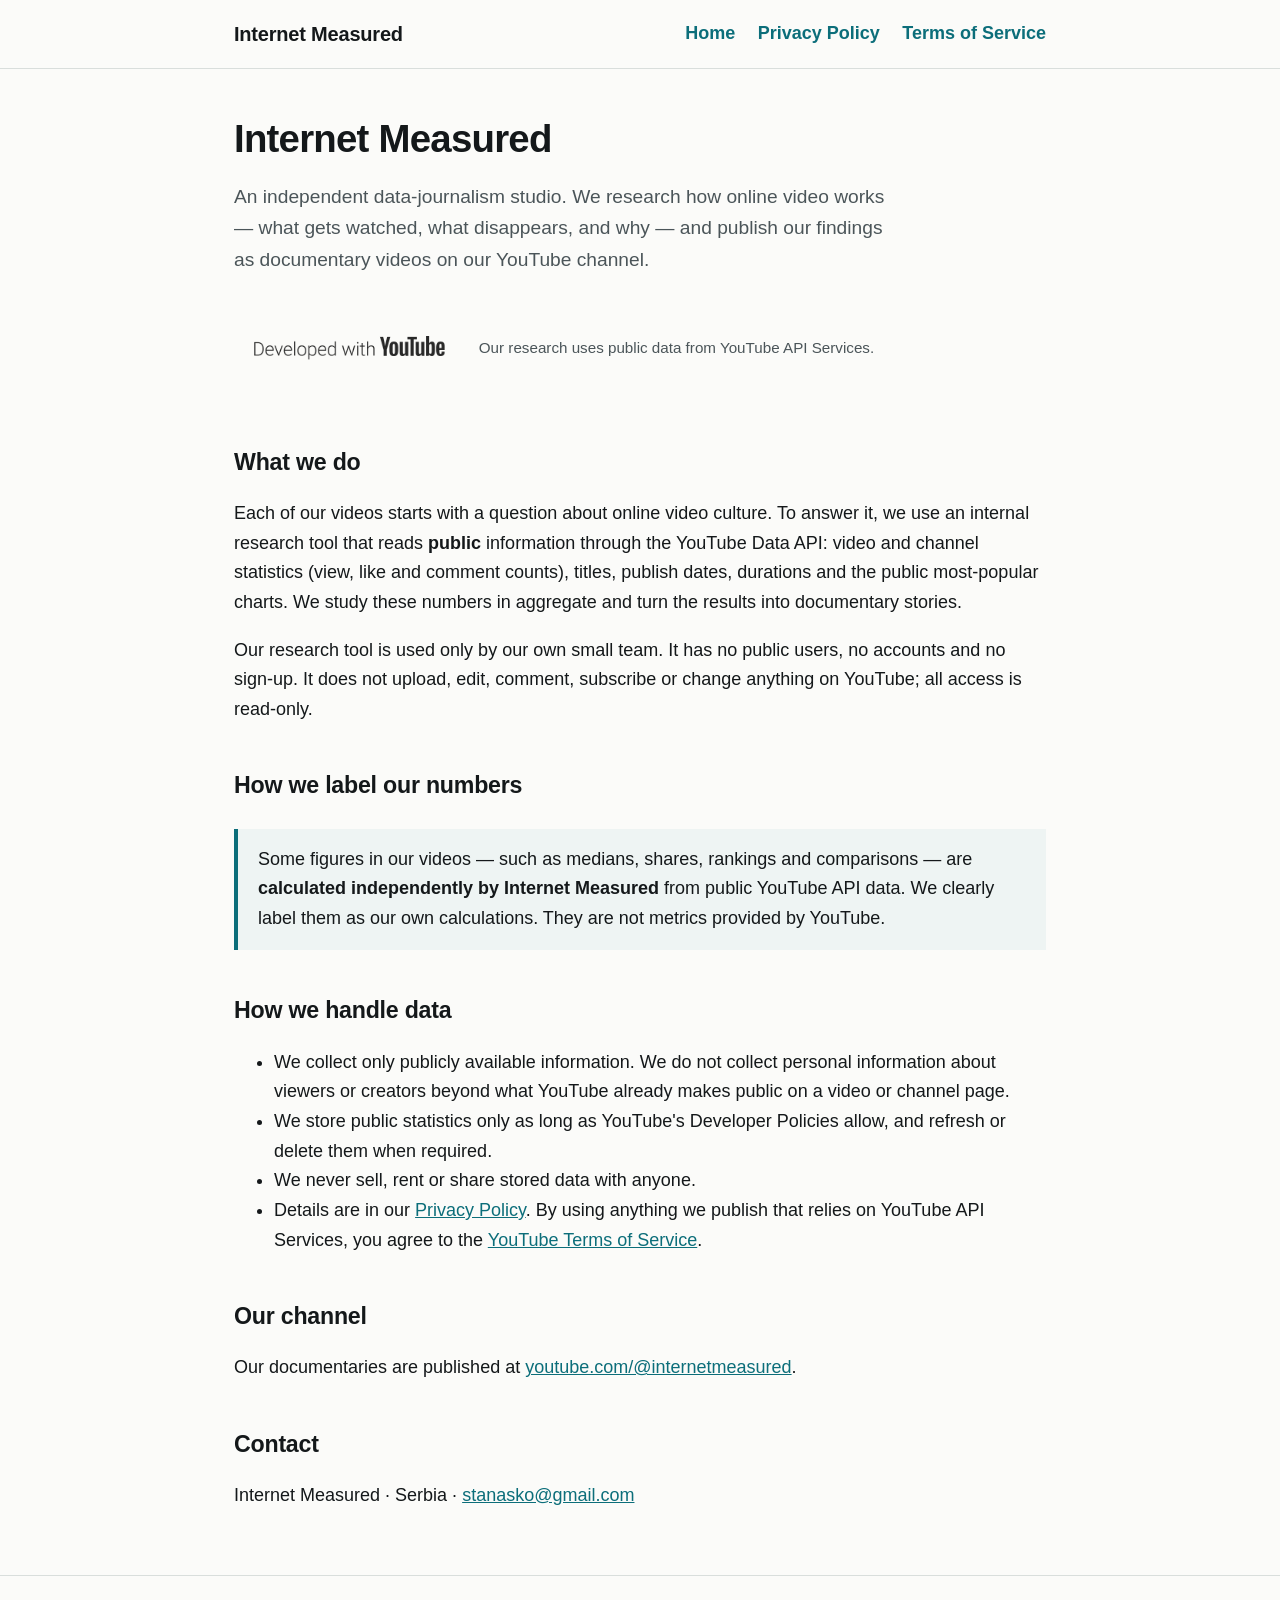
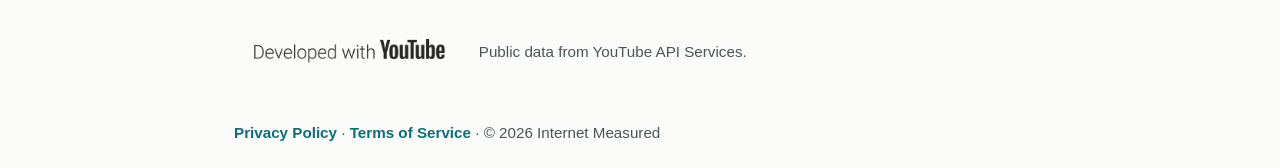
<file: index.html>
<!doctype html>
<html lang="en"><head><meta charset="utf-8"><meta name="viewport" content="width=device-width,initial-scale=1">
<title>Home · Internet Measured</title><link rel="stylesheet" href="style.css"></head>
<body>
<header><div class="wrap"><nav>
  <a class="brand" href="index.html">Internet Measured</a>
  <div class="links"><a href="index.html">Home</a><a href="privacy.html">Privacy Policy</a><a href="terms.html">Terms of Service</a></div>
</nav></div></header>
<main class="wrap">

<h1>Internet Measured</h1>
<p class="lede">An independent data-journalism studio. We research how online video works — what gets watched, what disappears, and why — and publish our findings as documentary videos on our YouTube channel.</p>
<div class="attrib"><a href="https://www.youtube.com" target="_blank" rel="noopener"><img src="img/developed-with-youtube-sentence-case-dark.png" alt="Developed with YouTube"></a><span>Our research uses public data from YouTube API Services.</span></div>

<h2>What we do</h2>
<p>Each of our videos starts with a question about online video culture. To answer it, we use an internal research tool that reads <strong>public</strong> information through the YouTube Data API: video and channel statistics (view, like and comment counts), titles, publish dates, durations and the public most-popular charts. We study these numbers in aggregate and turn the results into documentary stories.</p>
<p>Our research tool is used only by our own small team. It has no public users, no accounts and no sign-up. It does not upload, edit, comment, subscribe or change anything on YouTube; all access is read-only.</p>

<h2>How we label our numbers</h2>
<div class="note">Some figures in our videos — such as medians, shares, rankings and comparisons — are <strong>calculated independently by Internet Measured</strong> from public YouTube API data. We clearly label them as our own calculations. They are not metrics provided by YouTube.</div>

<h2>How we handle data</h2>
<ul>
  <li>We collect only publicly available information. We do not collect personal information about viewers or creators beyond what YouTube already makes public on a video or channel page.</li>
  <li>We store public statistics only as long as YouTube's Developer Policies allow, and refresh or delete them when required.</li>
  <li>We never sell, rent or share stored data with anyone.</li>
  <li>Details are in our <a href="privacy.html">Privacy Policy</a>. By using anything we publish that relies on YouTube API Services, you agree to the <a href="https://www.youtube.com/t/terms" target="_blank" rel="noopener">YouTube Terms of Service</a>.</li>
</ul>

<h2>Our channel</h2>
<p>Our documentaries are published at <a href="https://www.youtube.com/@internetmeasured" target="_blank" rel="noopener">youtube.com/@internetmeasured</a>.</p>

<h2>Contact</h2>
<p>Internet Measured · Serbia · <a href="mailto:stanasko@gmail.com">stanasko@gmail.com</a></p>

</main>
<footer><div class="wrap">
  <div class="attrib">
    <a href="https://www.youtube.com" target="_blank" rel="noopener"><img src="img/developed-with-youtube-sentence-case-dark.png" alt="Developed with YouTube"></a>
    <span>Public data from YouTube API Services.</span>
  </div>
  <div class="meta"><a href="privacy.html">Privacy Policy</a> · <a href="terms.html">Terms of Service</a> · © 2026 Internet Measured</div>
</div></footer>
</body></html>
</file>
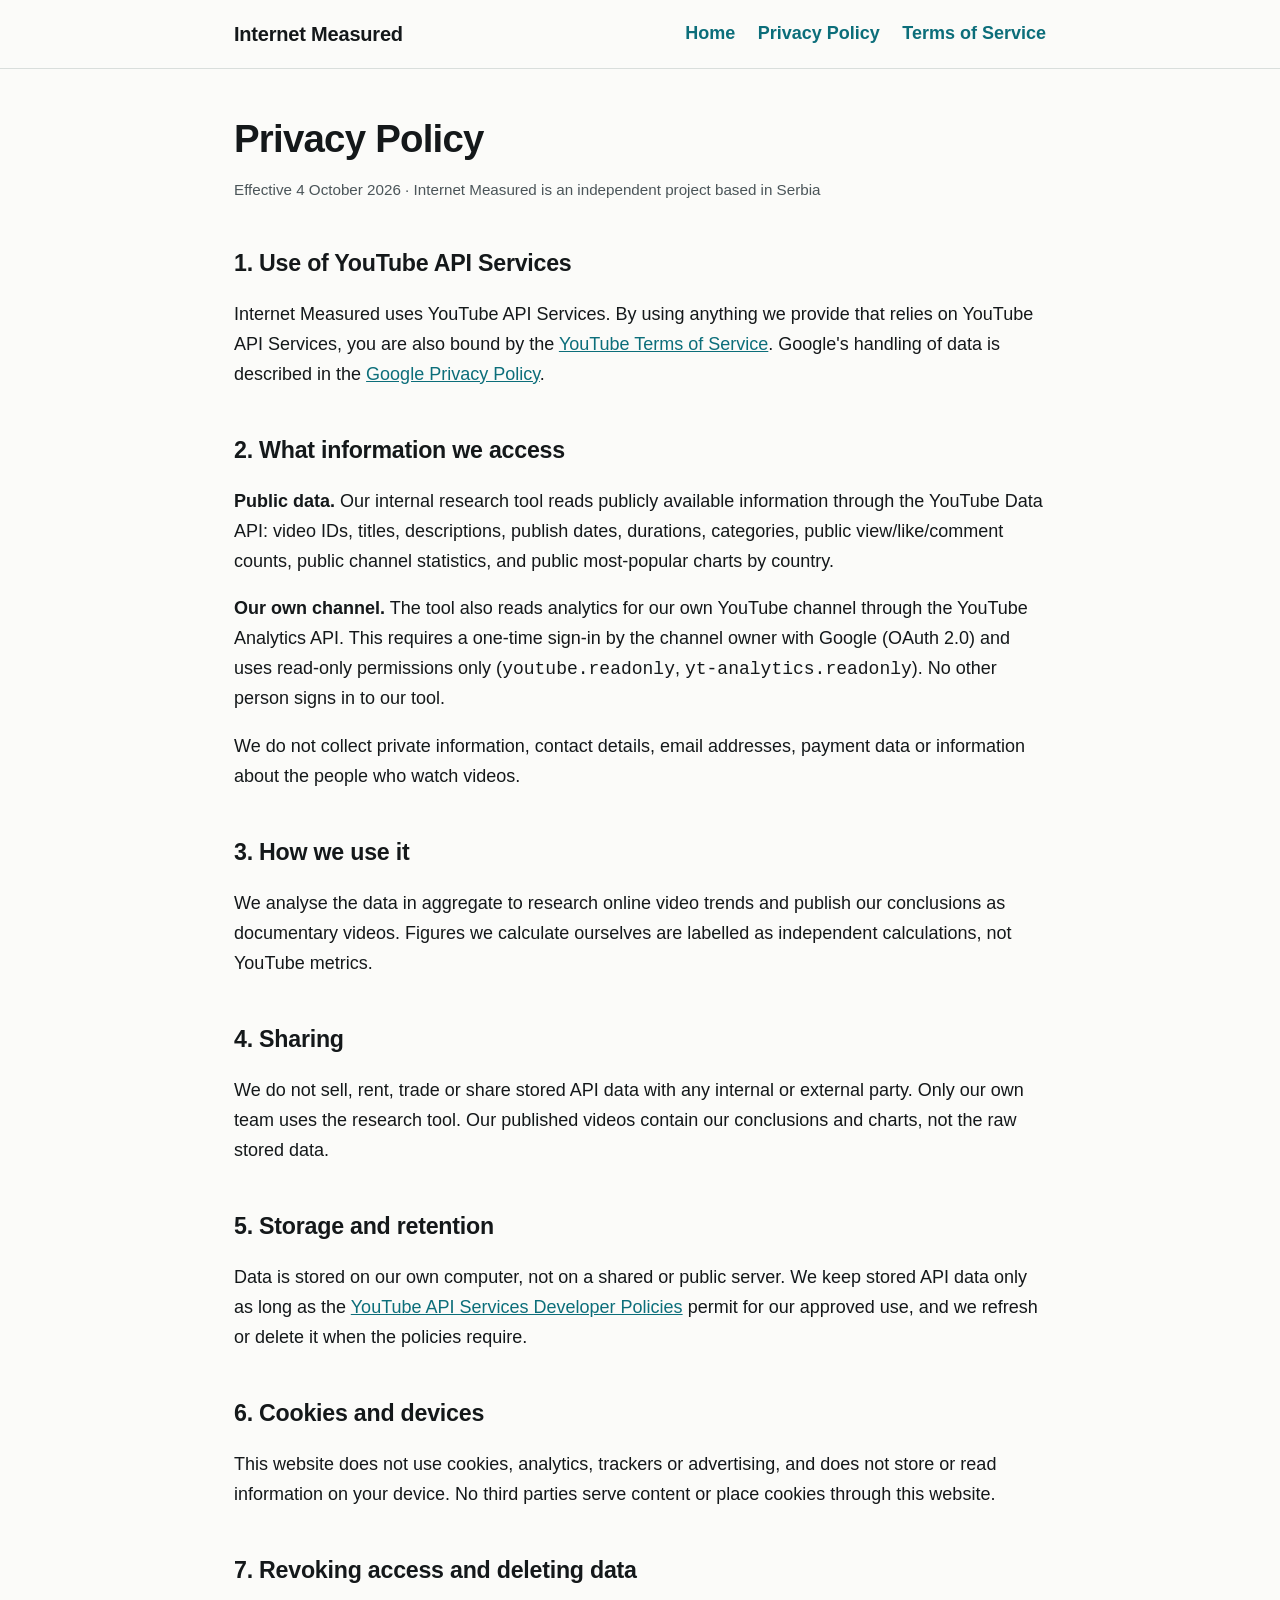
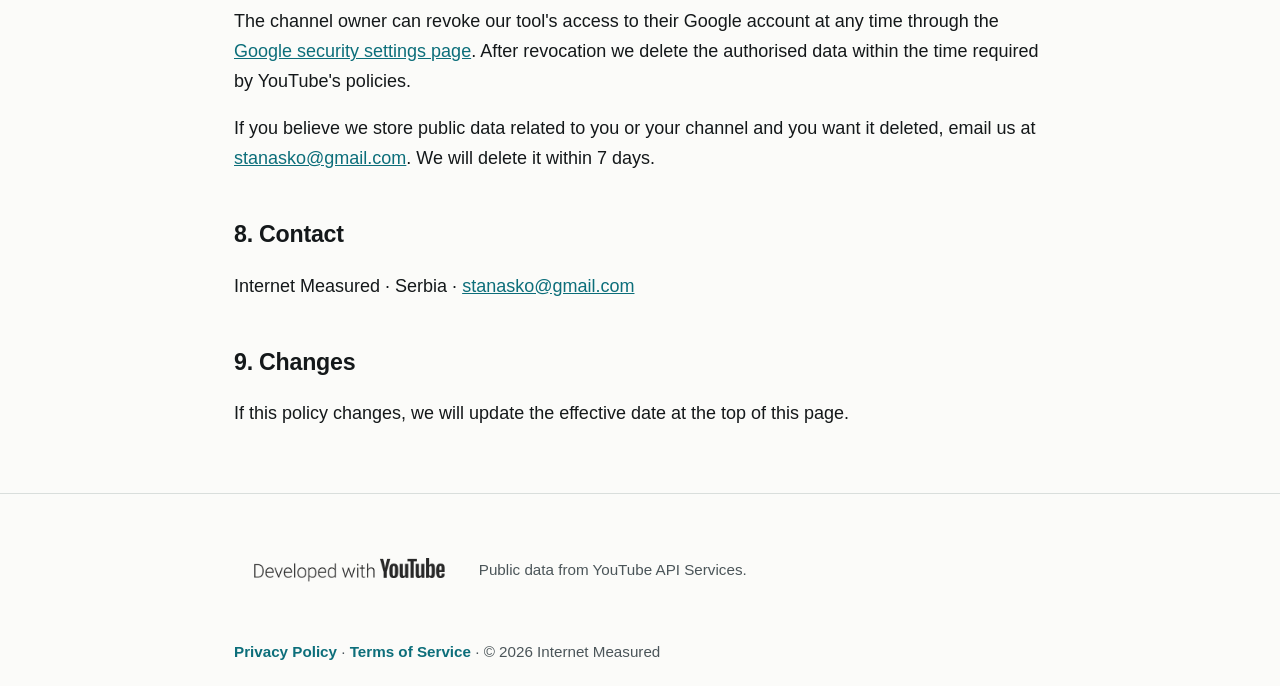
<file: privacy.html>
<!doctype html>
<html lang="en"><head><meta charset="utf-8"><meta name="viewport" content="width=device-width,initial-scale=1">
<title>Privacy Policy · Internet Measured</title><link rel="stylesheet" href="style.css"></head>
<body>
<header><div class="wrap"><nav>
  <a class="brand" href="index.html">Internet Measured</a>
  <div class="links"><a href="index.html">Home</a><a href="privacy.html">Privacy Policy</a><a href="terms.html">Terms of Service</a></div>
</nav></div></header>
<main class="wrap">

<h1>Privacy Policy</h1>
<p class="meta">Effective 4 October 2026 · Internet Measured is an independent project based in Serbia</p>

<h2>1. Use of YouTube API Services</h2>
<p>Internet Measured uses YouTube API Services. By using anything we provide that relies on YouTube API Services, you are also bound by the <a href="https://www.youtube.com/t/terms" target="_blank" rel="noopener">YouTube Terms of Service</a>. Google's handling of data is described in the <a href="http://www.google.com/policies/privacy" target="_blank" rel="noopener">Google Privacy Policy</a>.</p>

<h2>2. What information we access</h2>
<p><strong>Public data.</strong> Our internal research tool reads publicly available information through the YouTube Data API: video IDs, titles, descriptions, publish dates, durations, categories, public view/like/comment counts, public channel statistics, and public most-popular charts by country.</p>
<p><strong>Our own channel.</strong> The tool also reads analytics for our own YouTube channel through the YouTube Analytics API. This requires a one-time sign-in by the channel owner with Google (OAuth 2.0) and uses read-only permissions only (<code>youtube.readonly</code>, <code>yt-analytics.readonly</code>). No other person signs in to our tool.</p>
<p>We do not collect private information, contact details, email addresses, payment data or information about the people who watch videos.</p>

<h2>3. How we use it</h2>
<p>We analyse the data in aggregate to research online video trends and publish our conclusions as documentary videos. Figures we calculate ourselves are labelled as independent calculations, not YouTube metrics.</p>

<h2>4. Sharing</h2>
<p>We do not sell, rent, trade or share stored API data with any internal or external party. Only our own team uses the research tool. Our published videos contain our conclusions and charts, not the raw stored data.</p>

<h2>5. Storage and retention</h2>
<p>Data is stored on our own computer, not on a shared or public server. We keep stored API data only as long as the <a href="https://developers.google.com/youtube/terms/developer-policies" target="_blank" rel="noopener">YouTube API Services Developer Policies</a> permit for our approved use, and we refresh or delete it when the policies require.</p>

<h2>6. Cookies and devices</h2>
<p>This website does not use cookies, analytics, trackers or advertising, and does not store or read information on your device. No third parties serve content or place cookies through this website.</p>

<h2>7. Revoking access and deleting data</h2>
<p>The channel owner can revoke our tool's access to their Google account at any time through the <a href="https://security.google.com/settings/security/permissions" target="_blank" rel="noopener">Google security settings page</a>. After revocation we delete the authorised data within the time required by YouTube's policies.</p>
<p>If you believe we store public data related to you or your channel and you want it deleted, email us at <a href="mailto:stanasko@gmail.com">stanasko@gmail.com</a>. We will delete it within 7 days.</p>

<h2>8. Contact</h2>
<p>Internet Measured · Serbia · <a href="mailto:stanasko@gmail.com">stanasko@gmail.com</a></p>

<h2>9. Changes</h2>
<p>If this policy changes, we will update the effective date at the top of this page.</p>

</main>
<footer><div class="wrap">
  <div class="attrib">
    <a href="https://www.youtube.com" target="_blank" rel="noopener"><img src="img/developed-with-youtube-sentence-case-dark.png" alt="Developed with YouTube"></a>
    <span>Public data from YouTube API Services.</span>
  </div>
  <div class="meta"><a href="privacy.html">Privacy Policy</a> · <a href="terms.html">Terms of Service</a> · © 2026 Internet Measured</div>
</div></footer>
</body></html>
</file>
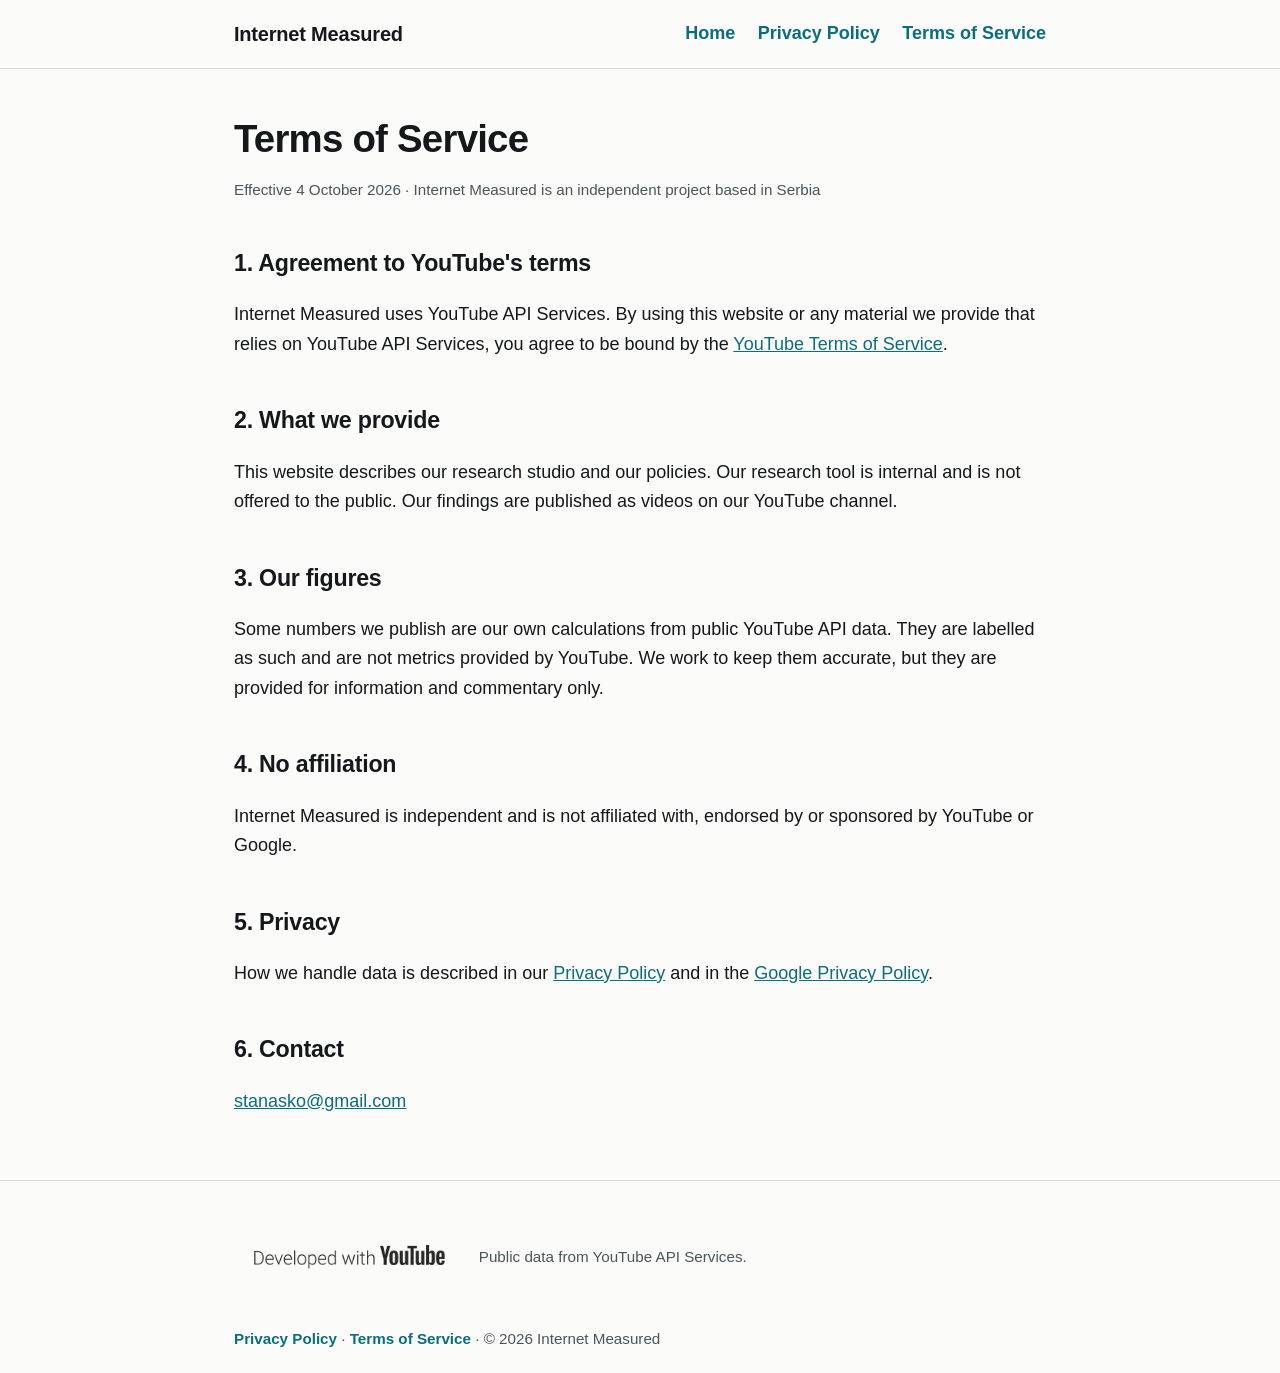
<file: terms.html>
<!doctype html>
<html lang="en"><head><meta charset="utf-8"><meta name="viewport" content="width=device-width,initial-scale=1">
<title>Terms of Service · Internet Measured</title><link rel="stylesheet" href="style.css"></head>
<body>
<header><div class="wrap"><nav>
  <a class="brand" href="index.html">Internet Measured</a>
  <div class="links"><a href="index.html">Home</a><a href="privacy.html">Privacy Policy</a><a href="terms.html">Terms of Service</a></div>
</nav></div></header>
<main class="wrap">

<h1>Terms of Service</h1>
<p class="meta">Effective 4 October 2026 · Internet Measured is an independent project based in Serbia</p>

<h2>1. Agreement to YouTube's terms</h2>
<p>Internet Measured uses YouTube API Services. By using this website or any material we provide that relies on YouTube API Services, you agree to be bound by the <a href="https://www.youtube.com/t/terms" target="_blank" rel="noopener">YouTube Terms of Service</a>.</p>

<h2>2. What we provide</h2>
<p>This website describes our research studio and our policies. Our research tool is internal and is not offered to the public. Our findings are published as videos on our YouTube channel.</p>

<h2>3. Our figures</h2>
<p>Some numbers we publish are our own calculations from public YouTube API data. They are labelled as such and are not metrics provided by YouTube. We work to keep them accurate, but they are provided for information and commentary only.</p>

<h2>4. No affiliation</h2>
<p>Internet Measured is independent and is not affiliated with, endorsed by or sponsored by YouTube or Google.</p>

<h2>5. Privacy</h2>
<p>How we handle data is described in our <a href="privacy.html">Privacy Policy</a> and in the <a href="http://www.google.com/policies/privacy" target="_blank" rel="noopener">Google Privacy Policy</a>.</p>

<h2>6. Contact</h2>
<p><a href="mailto:stanasko@gmail.com">stanasko@gmail.com</a></p>

</main>
<footer><div class="wrap">
  <div class="attrib">
    <a href="https://www.youtube.com" target="_blank" rel="noopener"><img src="img/developed-with-youtube-sentence-case-dark.png" alt="Developed with YouTube"></a>
    <span>Public data from YouTube API Services.</span>
  </div>
  <div class="meta"><a href="privacy.html">Privacy Policy</a> · <a href="terms.html">Terms of Service</a> · © 2026 Internet Measured</div>
</div></footer>
</body></html>
</file>
<file: style.css>
:root { --ink:#14181A; --muted:#4B5559; --rule:#D9DEDC; --ground:#FBFBF9; --accent:#0C6E7A; }
* { box-sizing:border-box; }
body { margin:0; background:var(--ground); color:var(--ink); font:18px/1.65 -apple-system, "Segoe UI", Roboto, Helvetica, Arial, sans-serif; }
header, footer { border-bottom:1px solid var(--rule); }
footer { border-top:1px solid var(--rule); border-bottom:0; margin-top:4rem; }
.wrap { max-width:860px; margin:0 auto; padding:0 1.5rem; }
nav { display:flex; align-items:center; justify-content:space-between; gap:1rem; padding:1.1rem 0; flex-wrap:wrap; }
nav .brand { font-weight:700; font-size:1.25rem; letter-spacing:-.01em; color:var(--ink); text-decoration:none; }
nav .links { display:flex; gap:1.4rem; }
nav .links a, footer a { color:var(--accent); text-decoration:none; font-weight:600; }
nav .links a:hover, footer a:hover, main a:hover { text-decoration:underline; }
main a { color:var(--accent); }
h1 { font-size:2.4rem; line-height:1.15; letter-spacing:-.02em; margin:3rem 0 1rem; }
h2 { font-size:1.45rem; margin:2.6rem 0 .6rem; letter-spacing:-.01em; }
p, li { color:var(--ink); }
.lede { font-size:1.2rem; color:var(--muted); max-width:62ch; }
.note { background:#EEF4F3; border-left:4px solid var(--accent); padding:1rem 1.25rem; margin:1.5rem 0; }
.meta { color:var(--muted); font-size:.95rem; }
.attrib { display:flex; align-items:center; gap:1rem; flex-wrap:wrap; padding:1.2rem 0; }
.attrib img { height:96px; width:auto; display:block; margin:-14px -20px; }
.attrib span { color:var(--muted); font-size:.95rem; }
footer .wrap { display:flex; justify-content:space-between; align-items:center; gap:1rem; flex-wrap:wrap; padding:1.4rem 1.5rem; }
</file>
